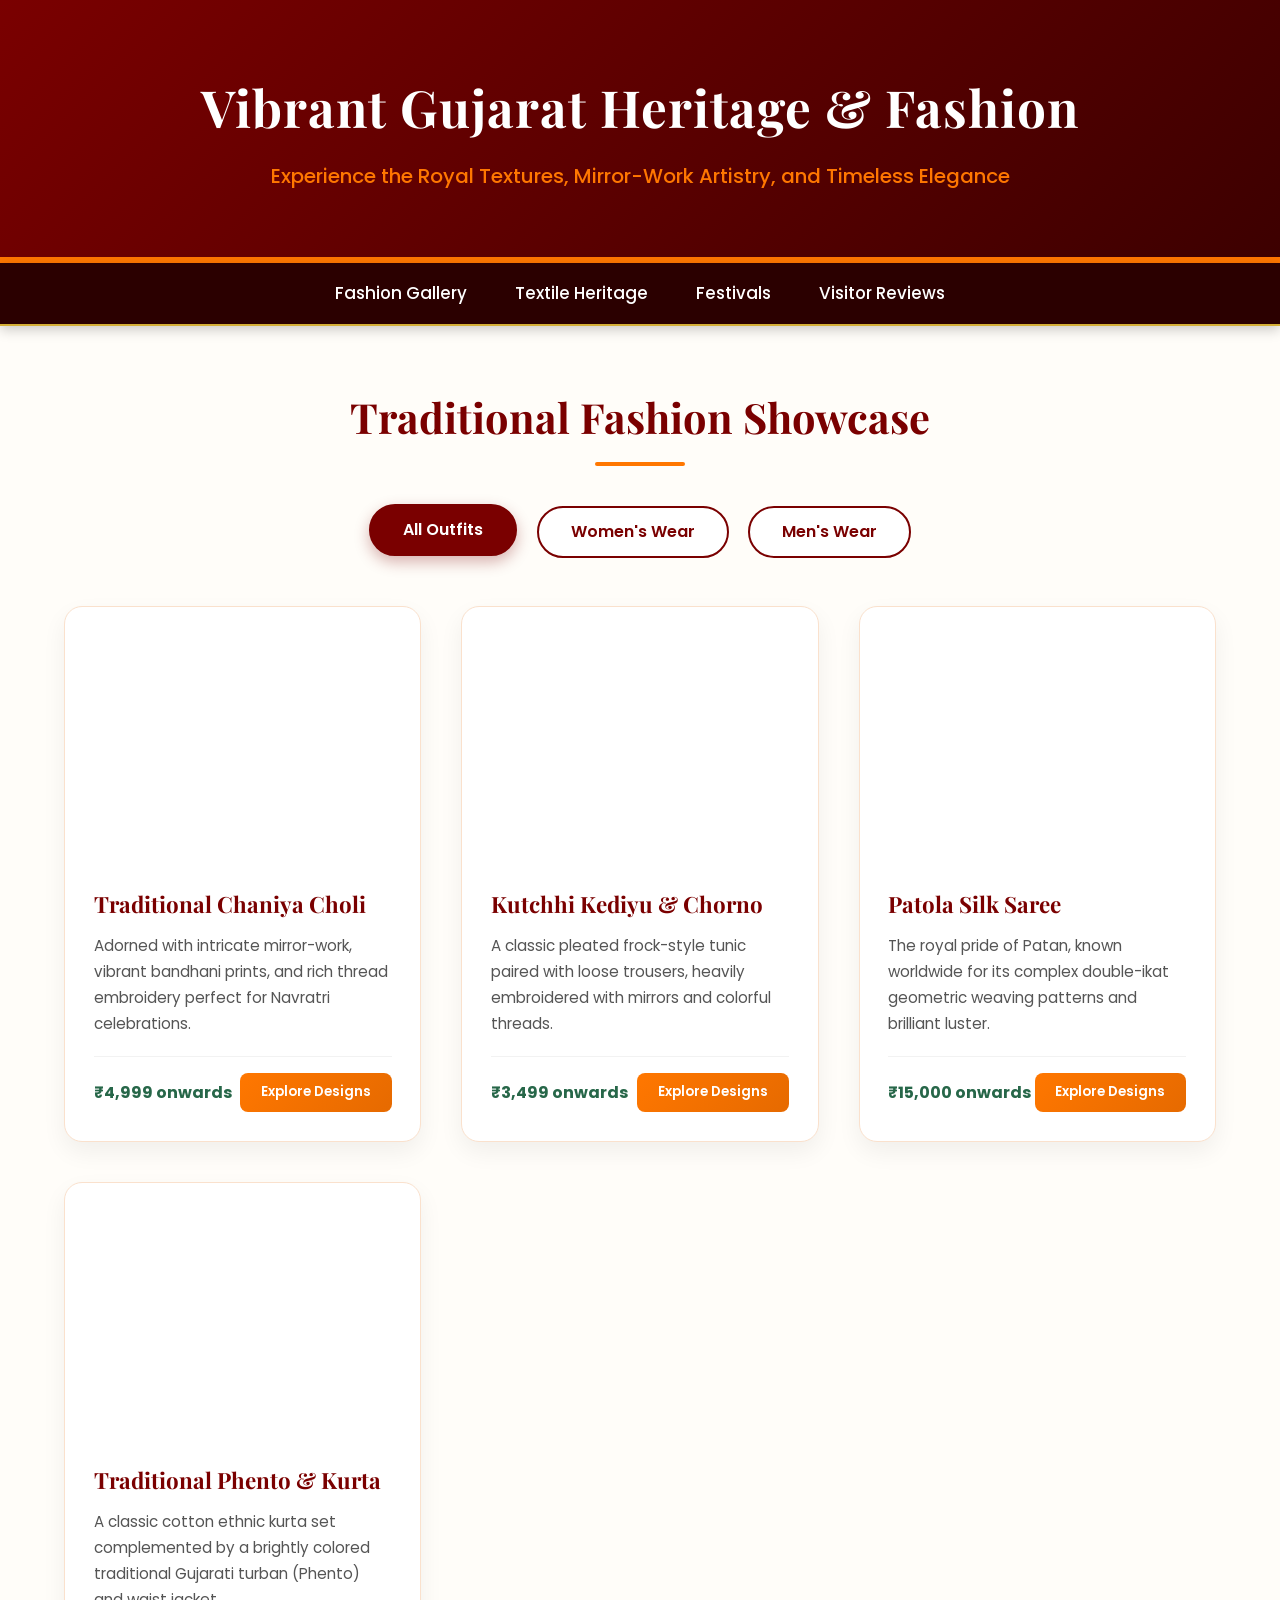
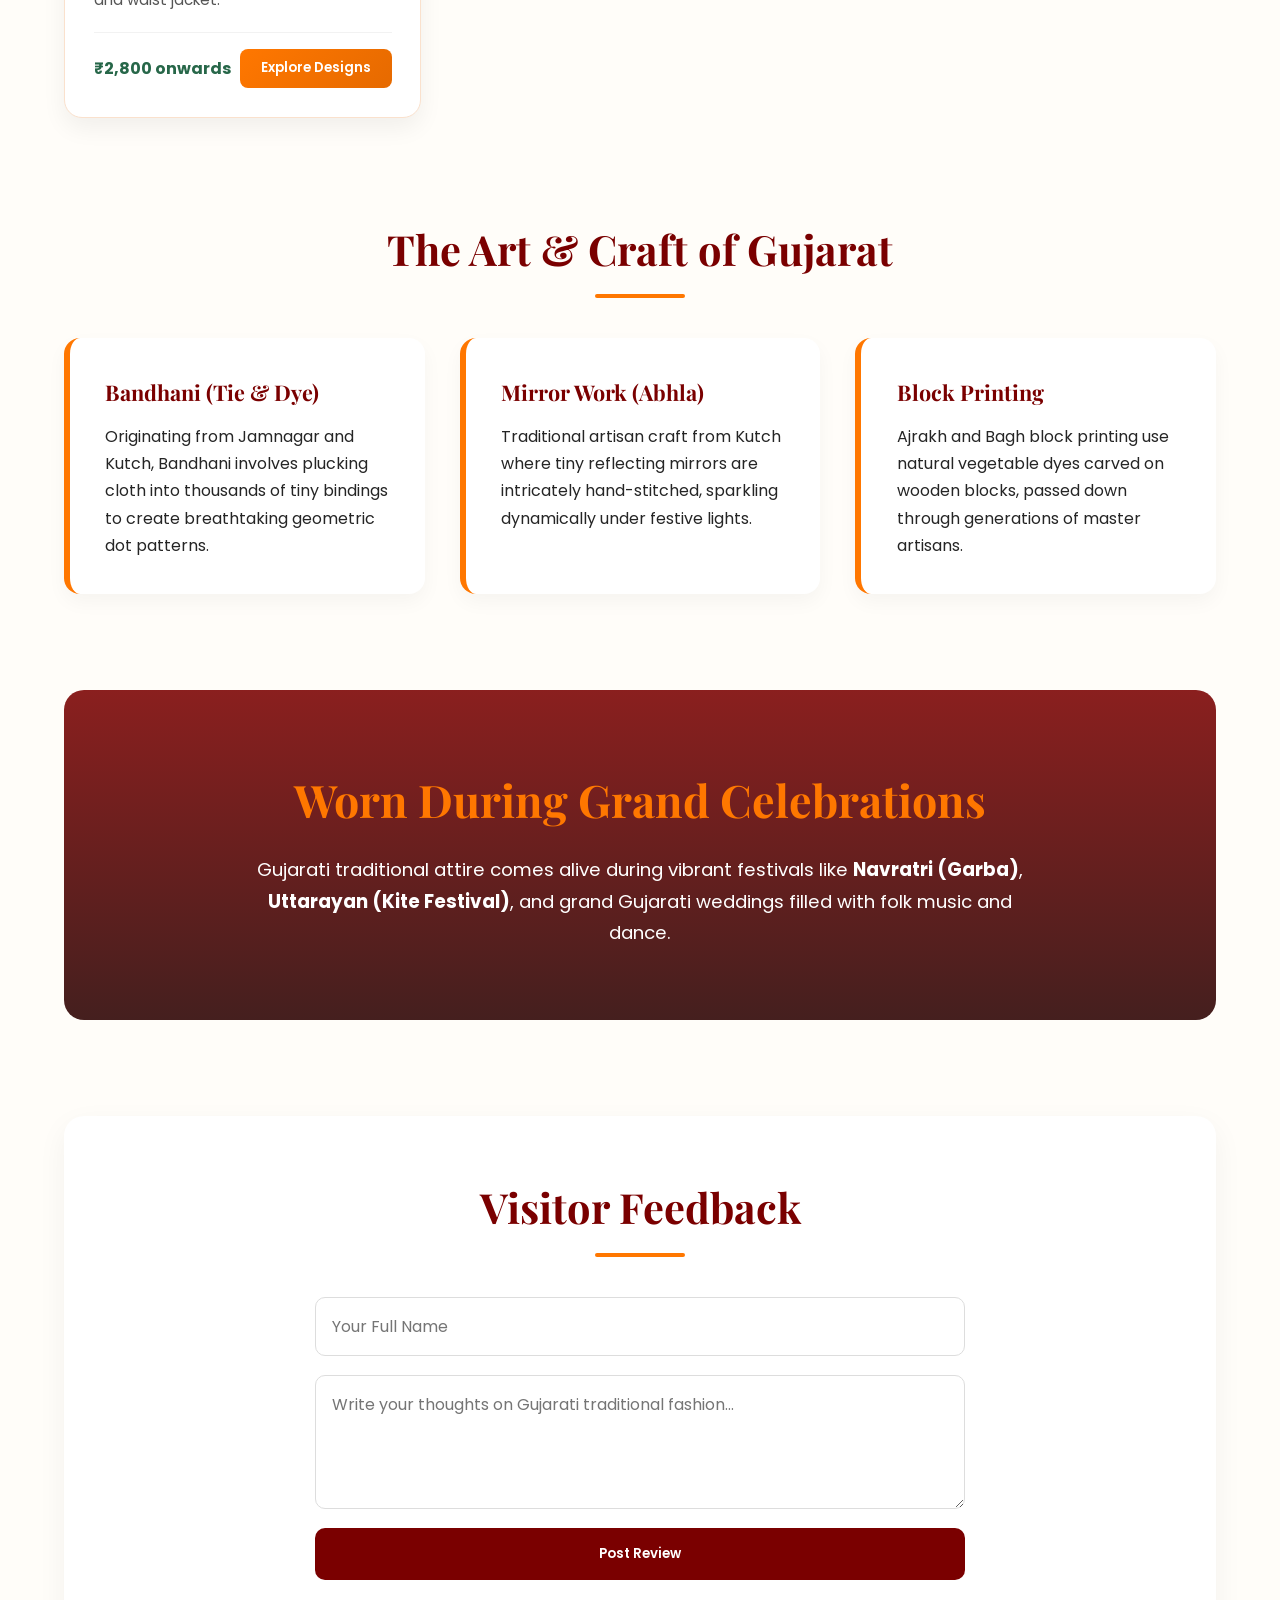
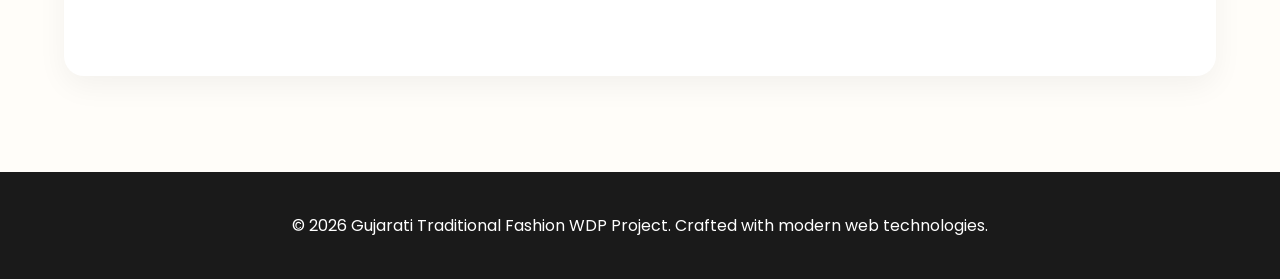
<file: index.html>
<!DOCTYPE html>
<html lang="en">
<head>
    <meta charset="UTF-8">
    <meta name="viewport" content="width=device-width, initial-scale=1.0">
    <title>Vibrant Gujarat - Traditional Fashion & Heritage</title>
    <link rel="stylesheet" href="style.css">
    <link href="https://fonts.googleapis.com/css2?family=Poppins:wght@300;400;500;600;700&family=Playfair+Display:wght@600;700;800&display=swap" rel="stylesheet">
</head>
<body>

    <!-- Header Section -->
    <header>
        <div class="hero-content">
            <h1>Vibrant Gujarat Heritage & Fashion</h1>
            <p>Experience the Royal Textures, Mirror-Work Artistry, and Timeless Elegance</p>
        </div>
    </header>

    <!-- Navigation / Quick Links -->
    <nav class="navbar">
        <a href="#gallery">Fashion Gallery</a>
        <a href="#heritage">Textile Heritage</a>
        <a href="#festivals">Festivals</a>
        <a href="#reviews">Visitor Reviews</a>
    </nav>

    <div class="container">

        <!-- Section 1: Fashion Gallery with Filters -->
        <section id="gallery">
            <h2 class="section-title">Traditional Fashion Showcase</h2>
            
            <div class="filter-buttons">
                <button class="filter-btn active" onclick="filterGallery('all')">All Outfits</button>
                <button class="filter-btn" onclick="filterGallery('women')">Women's Wear</button>
                <button class="filter-btn" onclick="filterGallery('men')">Men's Wear</button>
            </div>

            <div class="gallery-grid" id="galleryGrid">
                
                <!-- Chaniya Choli Card -->
                <div class="card" data-category="women">
                    <div class="card-img" style="background-image: url('https://images.unsplash.com/photo-1617627143750-d86bc21e42bb?auto=format&fit=crop&w=600&q=80');"></div>
                    <div class="card-content">
                        <h3 class="card-title">Traditional Chaniya Choli</h3>
                        <p class="card-desc">Adorned with intricate mirror-work, vibrant bandhani prints, and rich thread embroidery perfect for Navratri celebrations.</p>
                        <div class="card-footer">
                            <span class="price">₹4,999 onwards</span>
                            <button class="details-btn" onclick="openOutfitGallery('chaniya')">Explore Designs</button>
                        </div>
                    </div>
                </div>

                <!-- Kediyu Card -->
                <div class="card" data-category="men">
                    <div class="card-img" style="background-image: url('https://images.unsplash.com/photo-1599566150163-29194dcaad36?auto=format&fit=crop&w=600&q=80');"></div>
                    <div class="card-content">
                        <h3 class="card-title">Kutchhi Kediyu & Chorno</h3>
                        <p class="card-desc">A classic pleated frock-style tunic paired with loose trousers, heavily embroidered with mirrors and colorful threads.</p>
                        <div class="card-footer">
                            <span class="price">₹3,499 onwards</span>
                            <button class="details-btn" onclick="openOutfitGallery('kediyu')">Explore Designs</button>
                        </div>
                    </div>
                </div>

                <!-- Patola Saree Card -->
                <div class="card" data-category="women">
                    <div class="card-img" style="background-image: url('https://images.unsplash.com/photo-1610030469983-98e550d6193c?auto=format&fit=crop&w=600&q=80');"></div>
                    <div class="card-content">
                        <h3 class="card-title">Patola Silk Saree</h3>
                        <p class="card-desc">The royal pride of Patan, known worldwide for its complex double-ikat geometric weaving patterns and brilliant luster.</p>
                        <div class="card-footer">
                            <span class="price">₹15,000 onwards</span>
                            <button class="details-btn" onclick="openOutfitGallery('patola')">Explore Designs</button>
                        </div>
                    </div>
                </div>

                <!-- Phento & Kurta Card -->
                <div class="card" data-category="men">
                    <div class="card-img" style="background-image: url('https://images.unsplash.com/photo-1506794778202-cad84cf45f1d?auto=format&fit=crop&w=600&q=80');"></div>
                    <div class="card-content">
                        <h3 class="card-title">Traditional Phento & Kurta</h3>
                        <p class="card-desc">A classic cotton ethnic kurta set complemented by a brightly colored traditional Gujarati turban (Phento) and waist jacket.</p>
                        <div class="card-footer">
                            <span class="price">₹2,800 onwards</span>
                            <button class="details-btn" onclick="openOutfitGallery('phento')">Explore Designs</button>
                        </div>
                    </div>
                </div>

            </div>
        </section>

        <!-- Section 2: Rich Textile Heritage Info -->
        <section id="heritage" class="info-section">
            <h2 class="section-title">The Art & Craft of Gujarat</h2>
            <div class="info-grid">
                <div class="info-card">
                    <h3>Bandhani (Tie & Dye)</h3>
                    <p>Originating from Jamnagar and Kutch, Bandhani involves plucking cloth into thousands of tiny bindings to create breathtaking geometric dot patterns.</p>
                </div>
                <div class="info-card">
                    <h3>Mirror Work (Abhla)</h3>
                    <p>Traditional artisan craft from Kutch where tiny reflecting mirrors are intricately hand-stitched, sparkling dynamically under festive lights.</p>
                </div>
                <div class="info-card">
                    <h3>Block Printing</h3>
                    <p>Ajrakh and Bagh block printing use natural vegetable dyes carved on wooden blocks, passed down through generations of master artisans.</p>
                </div>
            </div>
        </section>

        <!-- Section 3: Cultural Festivals Connection -->
        <section id="festivals" class="festival-banner">
            <h2>Worn During Grand Celebrations</h2>
            <p>Gujarati traditional attire comes alive during vibrant festivals like <strong>Navratri (Garba)</strong>, <strong>Uttarayan (Kite Festival)</strong>, and grand Gujarati weddings filled with folk music and dance.</p>
        </section>

        <!-- Section 4: Interactive Review / Feedback Form -->
        <section id="reviews" class="review-section">
            <h2 class="section-title">Visitor Feedback</h2>
            <form class="review-form" onclick="" onsubmit="submitReview(event)">
                <input type="text" id="userName" placeholder="Your Full Name" required>
                <textarea id="userComment" placeholder="Write your thoughts on Gujarati traditional fashion..." rows="4" required></textarea>
                <button type="submit" class="submit-btn">Post Review</button>
            </form>
            <div id="reviewOutput" class="review-output"></div>
        </section>

    </div>

    <!-- Stunning Multi-Photo Popup Modal -->
    <div id="outfitModal" class="modal">
        <div class="modal-content">
            <span class="close-btn" onclick="closeModal()">&times;</span>
            <h2 id="modalCategoryTitle">Collection Showcase</h2>
            <p id="modalCategorySubtitle" class="modal-sub">Explore various traditional styles and patterns</p>
            
            <div class="modal-gallery-grid" id="modalImageContainer">
                <!-- Dynamic Photos will load here via JavaScript -->
            </div>
        </div>
    </div>

    <!-- Footer -->
    <footer>
        <p>&copy; 2026 Gujarati Traditional Fashion WDP Project. Crafted with modern web technologies.</p>
    </footer>

    <script src="script.js"></script>
</body>
</html>
</file>
<file: style.css>
:root {
    --primary-color: #7A0000;   /* Royal Deep Red */
    --accent-color: #FF7700;    /* Vibrant Gold-Orange */
    --gold-color: #D4AF37;      /* Metallic Gold */
    --bg-color: #FFFDF9;      /* Ultra Clean Soft Cream */
    --card-bg: #FFFFFF;
    --text-color: #252525;
}

* {
    margin: 0;
    padding: 0;
    box-sizing: border-box;
    font-family: 'Poppins', sans-serif;
}

body {
    background-color: var(--bg-color);
    color: var(--text-color);
    line-height: 1.7;
    scroll-behavior: smooth;
}

/* Header Styling */
header {
    background: linear-gradient(135deg, var(--primary-color), #3d0000);
    color: white;
    padding: 4rem 1rem;
    text-align: center;
    box-shadow: 0 6px 20px rgba(0,0,0,0.25);
    border-bottom: 6px solid var(--accent-color);
}

header h1 {
    font-family: 'Playfair Display', serif;
    font-size: 3.2rem;
    margin-bottom: 0.5rem;
    letter-spacing: 1px;
}

header p {
    font-size: 1.25rem;
    color: var(--accent-color);
    font-weight: 500;
}

/* Navigation Bar */
.navbar {
    background-color: #2b0000;
    display: flex;
    justify-content: center;
    gap: 3rem;
    padding: 1rem;
    position: sticky;
    top: 0;
    z-index: 1000;
    box-shadow: 0 4px 12px rgba(0,0,0,0.2);
    border-bottom: 2px solid var(--gold-color);
}

.navbar a {
    color: white;
    text-decoration: none;
    font-weight: 500;
    font-size: 1.05rem;
    transition: color 0.3s;
}

.navbar a:hover {
    color: var(--accent-color);
}

.container {
    max-width: 1200px;
    margin: 3.5rem auto;
    padding: 0 1.5rem;
}

.section-title {
    text-align: center;
    font-family: 'Playfair Display', serif;
    font-size: 2.6rem;
    color: var(--primary-color);
    margin-bottom: 2.5rem;
    position: relative;
}

.section-title::after {
    content: '';
    display: block;
    width: 90px;
    height: 4px;
    background-color: var(--accent-color);
    margin: 10px auto 0;
    border-radius: 2px;
}

/* Filter Buttons */
.filter-buttons {
    display: flex;
    justify-content: center;
    gap: 1.2rem;
    margin-bottom: 3rem;
}

.filter-btn {
    background-color: white;
    border: 2px solid var(--primary-color);
    color: var(--primary-color);
    padding: 0.7rem 2rem;
    border-radius: 30px;
    cursor: pointer;
    font-weight: 600;
    font-size: 1rem;
    transition: all 0.3s ease;
}

.filter-btn.active, .filter-btn:hover {
    background-color: var(--primary-color);
    color: white;
    transform: translateY(-2px);
    box-shadow: 0 6px 15px rgba(122,0,0,0.3);
}

/* Gallery Grid & Cards */
.gallery-grid {
    display: grid;
    grid-template-columns: repeat(auto-fit, minmax(280px, 1fr));
    gap: 2.5rem;
}

.card {
    background: var(--card-bg);
    border-radius: 18px;
    overflow: hidden;
    box-shadow: 0 10px 25px rgba(0,0,0,0.06);
    transition: transform 0.35s ease, box-shadow 0.35s ease;
    border: 1px solid #fae1cd;
}

.card:hover {
    transform: translateY(-10px);
    box-shadow: 0 18px 35px rgba(122,0,0,0.15);
}

.card-img {
    height: 250px;
    background-size: cover;
    background-position: center;
    transition: transform 0.5s ease;
}

.card:hover .card-img {
    transform: scale(1.05);
}

.card-content {
    padding: 1.8rem;
}

.card-title {
    font-size: 1.4rem;
    color: var(--primary-color);
    margin-bottom: 0.6rem;
    font-family: 'Playfair Display', serif;
}

.card-desc {
    font-size: 0.95rem;
    color: #555;
    margin-bottom: 1.2rem;
}

.card-footer {
    display: flex;
    justify-content: space-between;
    align-items: center;
    border-top: 1px solid #f2f2f2;
    padding-top: 1rem;
}

.price {
    font-weight: 700;
    color: #276749;
    font-size: 1rem;
}

.details-btn {
    background: linear-gradient(135deg, var(--accent-color), #e66a00);
    color: white;
    border: none;
    padding: 0.6rem 1.3rem;
    border-radius: 8px;
    cursor: pointer;
    font-weight: 600;
    transition: opacity 0.2s, transform 0.2s;
}

.details-btn:hover {
    opacity: 0.9;
    transform: scale(1.05);
}

/* Heritage Section */
.info-section {
    margin-top: 6rem;
}

.info-grid {
    display: grid;
    grid-template-columns: repeat(auto-fit, minmax(300px, 1fr));
    gap: 2.2rem;
}

.info-card {
    background: white;
    padding: 2.2rem;
    border-radius: 16px;
    box-shadow: 0 8px 20px rgba(0,0,0,0.04);
    border-left: 6px solid var(--accent-color);
}

.info-card h3 {
    color: var(--primary-color);
    margin-bottom: 0.8rem;
    font-size: 1.35rem;
    font-family: 'Playfair Display', serif;
}

/* Festival Banner */
.festival-banner {
    background: linear-gradient(rgba(122,0,0,0.88), rgba(43,0,0,0.88)), url('https://images.unsplash.com/photo-1617627143750-d86bc21e42bb?auto=format&fit=crop&w=1200&q=80');
    background-size: cover;
    background-position: center;
    color: white;
    text-align: center;
    padding: 4.5rem 2rem;
    border-radius: 20px;
    margin-top: 6rem;
}

.festival-banner h2 {
    font-family: 'Playfair Display', serif;
    font-size: 2.8rem;
    margin-bottom: 1rem;
    color: var(--accent-color);
}

.festival-banner p {
    max-width: 800px;
    margin: 0 auto;
    font-size: 1.15rem;
}

/* Review Section */
.review-section {
    margin-top: 6rem;
    background: white;
    padding: 3.5rem 2.5rem;
    border-radius: 20px;
    box-shadow: 0 10px 30px rgba(0,0,0,0.05);
}

.review-form {
    display: flex;
    flex-direction: column;
    gap: 1.2rem;
    max-width: 650px;
    margin: 0 auto;
}

.review-form input, .review-form textarea {
    padding: 1rem;
    border: 1px solid #ddd;
    border-radius: 10px;
    font-size: 1rem;
    outline: none;
}

.review-form input:focus, .review-form textarea:focus {
    border-color: var(--primary-color);
}

.submit-btn {
    background-color: var(--primary-color);
    color: white;
    border: none;
    padding: 1rem;
    border-radius: 10px;
    font-weight: 600;
    cursor: pointer;
}

.submit-btn:hover {
    background-color: #520000;
}

.review-output {
    margin-top: 2.5rem;
    max-width: 650px;
    margin-left: auto;
    margin-right: auto;
}

.review-box {
    background: #fff9f0;
    padding: 1.4rem;
    border-radius: 10px;
    margin-bottom: 1.2rem;
    border-left: 5px solid var(--primary-color);
}

/* Advanced Multi-Photo Modal Popup */
.modal {
    display: none;
    position: fixed;
    z-index: 2000;
    left: 0;
    top: 0;
    width: 100%;
    height: 100%;
    background-color: rgba(0,0,0,0.8);
    backdrop-filter: blur(6px);
    justify-content: center;
    align-items: center;
}

.modal-content {
    background: white;
    padding: 2.5rem;
    border-radius: 20px;
    max-width: 850px;
    width: 90%;
    max-height: 85vh;
    overflow-y: auto;
    position: relative;
    box-shadow: 0 20px 50px rgba(0,0,0,0.4);
    animation: scaleUp 0.3s ease;
}

@keyframes scaleUp {
    from { transform: scale(0.8); opacity: 0; }
    to { transform: scale(1); opacity: 1; }
}

.modal-content h2 {
    color: var(--primary-color);
    font-family: 'Playfair Display', serif;
    font-size: 2rem;
    margin-bottom: 0.3rem;
    text-align: center;
}

.modal-sub {
    text-align: center;
    color: #666;
    margin-bottom: 2rem;
    font-size: 0.95rem;
}

/* Modal Inner Photo Grid */
.modal-gallery-grid {
    display: grid;
    grid-template-columns: repeat(auto-fit, minmax(220px, 1fr));
    gap: 1.5rem;
}

.modal-card {
    background: #fffaf4;
    border-radius: 12px;
    overflow: hidden;
    border: 1px solid #f0e1d0;
    box-shadow: 0 4px 12px rgba(0,0,0,0.05);
    transition: transform 0.3s;
}

.modal-card:hover {
    transform: translateY(-5px);
}

.modal-card img {
    width: 100%;
    height: 180px;
    object-fit: cover;
}

.modal-card-info {
    padding: 1rem;
    text-align: center;
}

.modal-card-info h4 {
    font-size: 1.05rem;
    color: var(--primary-color);
    margin-bottom: 0.3rem;
}

.modal-card-info p {
    font-size: 0.85rem;
    color: #555;
}

.close-btn {
    position: absolute;
    top: 15px;
    right: 20px;
    font-size: 2.2rem;
    font-weight: bold;
    color: #888;
    cursor: pointer;
    transition: color 0.2s;
}

.close-btn:hover {
    color: var(--primary-color);
}

/* Footer */
footer {
    text-align: center;
    padding: 2.5rem;
    background-color: #1a1a1a;
    color: white;
    margin-top: 6rem;
    font-size: 1rem;
}
</file>
